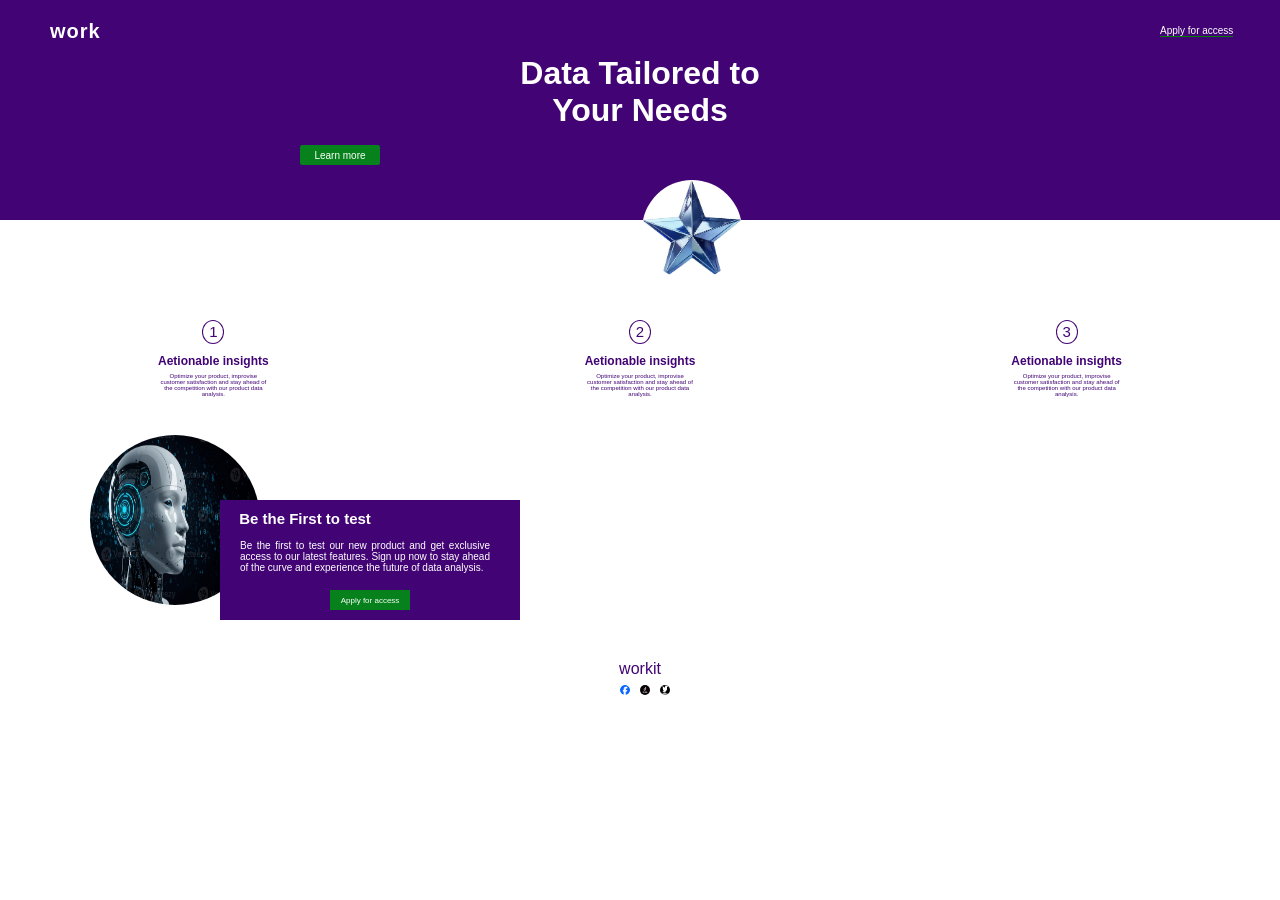
<file: index.html>
<!DOCTYPE html>
<html lang="en">
<head>
    <meta charset="UTF-8">
    <meta name="viewport" content="width=device-width, initial-scale=1.0">
    <link rel="stylesheet" href="stylos.css">
    <title>pagina de esscritorio</title>
</head>
<body>
    <div class="container1">
        <div class="caja1">
            <div class="subcaja1">
               
                <div class="parrafo1">
                    <p>work<span>it</span></p>
                </div>
                <div class="parrafo2">
                    <a href="Apply for access">Apply for access</a>
                </div>
            </div>
        <div class="caja2">
            <div class="titulo">
                <h1>Data Tailored to Your Needs</h1>
            </div>
            <button class="boton1">Learn more</button>
           
        </div>
        </div>
        <img class="img1" src="imagenes/estrella.jpg" alt="estrella">
        
        
        <div class="cajasmain2">
            <div class="subcaja2">
                <div>1</div>
                <h2>Aetionable insights</h2>
                <p>Optimize your product, improvise customer satisfaction and stay ahead of the competition with our product data analysis.</p>

            </div>
            <div class="subcaja2">
                 <div>2</div>
                <h2>Aetionable insights</h2>
                <p>Optimize your product, improvise customer satisfaction and stay ahead of the competition with our product data analysis.</p>
            </div>
            <div class="subcaja2">
                 <div>3</div>
                <h2>Aetionable insights</h2>
                <p>Optimize your product, improvise customer satisfaction and stay ahead of the competition with our product data analysis.</p>
                
            </div>
        </div>
    </div>
    <div class="bloque1">
        <div>
            <img class="img2" src="imagenes/robotPerfil.jpg" alt="imagen1">
        </div>  
        <div class="bloque1-texto">
            <h2>Be the First to test</h2>
            <p>Be the first to test our new product and get exclusive access to our latest features. Sign up now to stay ahead of the curve and experience the future of data analysis.</p>
            <button>Apply for access</button>
        </div>
    </div>
    <footer>
        <div class="footer-texto">
            <p>workit</p>
        </div>
        <div class="footer-imagenes">
            <img class="img3" src="imagenes/facebook.png" alt="imagen2">
            <img class="img3" src="imagenes/tiktok.jpg" alt="imagen3">
            <img class="img3" src="imagenes/tuiter.jpg" alt="imagen4">
        </div>
    </footer>
</body>
</html>
</file>
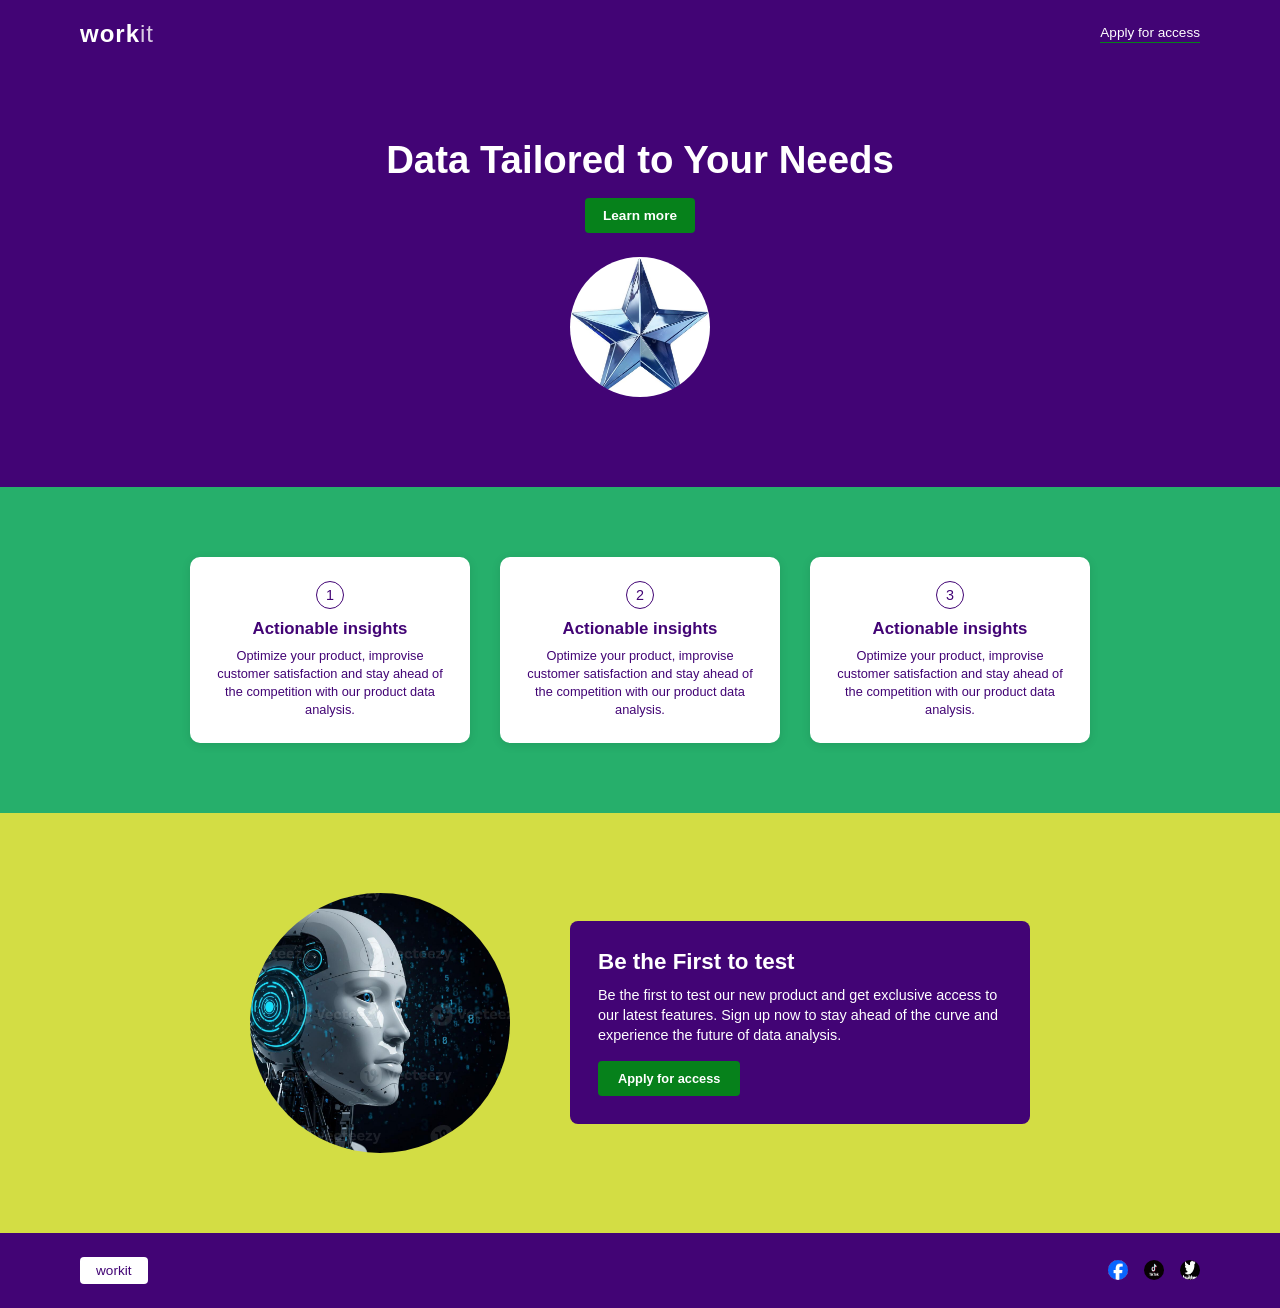
<file: Nueva carpeta (2)/index.html>
<!DOCTYPE html>
<html lang="es">
<head>
    <meta charset="UTF-8">
    <meta name="viewport" content="width=device-width, initial-scale=1.0">
    <link rel="stylesheet" href="stylos.css">
    <title>workit</title>
</head>
<body>

    <!-- Barra superior -->
    <header class="topbar">
        <p class="logo">work<span>it</span></p>
        <a class="apply-link" href="#access">Apply for access</a>
    </header>

    <!-- Hero -->
    <section class="hero">
        <div class="hero-content">
            <h1>Data Tailored to Your Needs</h1>
            <button class="btn btn-primary">Learn more</button>
        </div>
        <img class="hero-img" src="imagenes/estrella.jpg" alt="estrella">
    </section>

    <!-- Tarjetas de características -->
    <section class="features">
        <div class="feature-card">
            <div class="feature-number">1</div>
            <h2>Actionable insights</h2>
            <p>Optimize your product, improvise customer satisfaction and stay ahead of the competition with our product data analysis.</p>
        </div>

        <div class="feature-card">
            <div class="feature-number">2</div>
            <h2>Actionable insights</h2>
            <p>Optimize your product, improvise customer satisfaction and stay ahead of the competition with our product data analysis.</p>
        </div>

        <div class="feature-card">
            <div class="feature-number">3</div>
            <h2>Actionable insights</h2>
            <p>Optimize your product, improvise customer satisfaction and stay ahead of the competition with our product data analysis.</p>
        </div>
    </section>

    <!-- Bloque de llamada a la acción -->
    <section class="cta" id="access">
        <img class="cta-img" src="imagenes/robotPerfil.jpg" alt="robot">
        <div class="cta-text">
            <h2>Be the First to test</h2>
            <p>Be the first to test our new product and get exclusive access to our latest features. Sign up now to stay ahead of the curve and experience the future of data analysis.</p>
            <button class="btn btn-secondary">Apply for access</button>
        </div>
    </section>

    <!-- Footer -->
    <footer class="site-footer">
        <p class="footer-brand">workit</p>
        <div class="social-icons">
            <img src="imagenes/facebook.png" alt="facebook">
            <img src="imagenes/tiktok.jpg" alt="tiktok">
            <img src="imagenes/tuiter.jpg" alt="tuiter">
        </div>
    </footer>

</body>
</html>
</file>
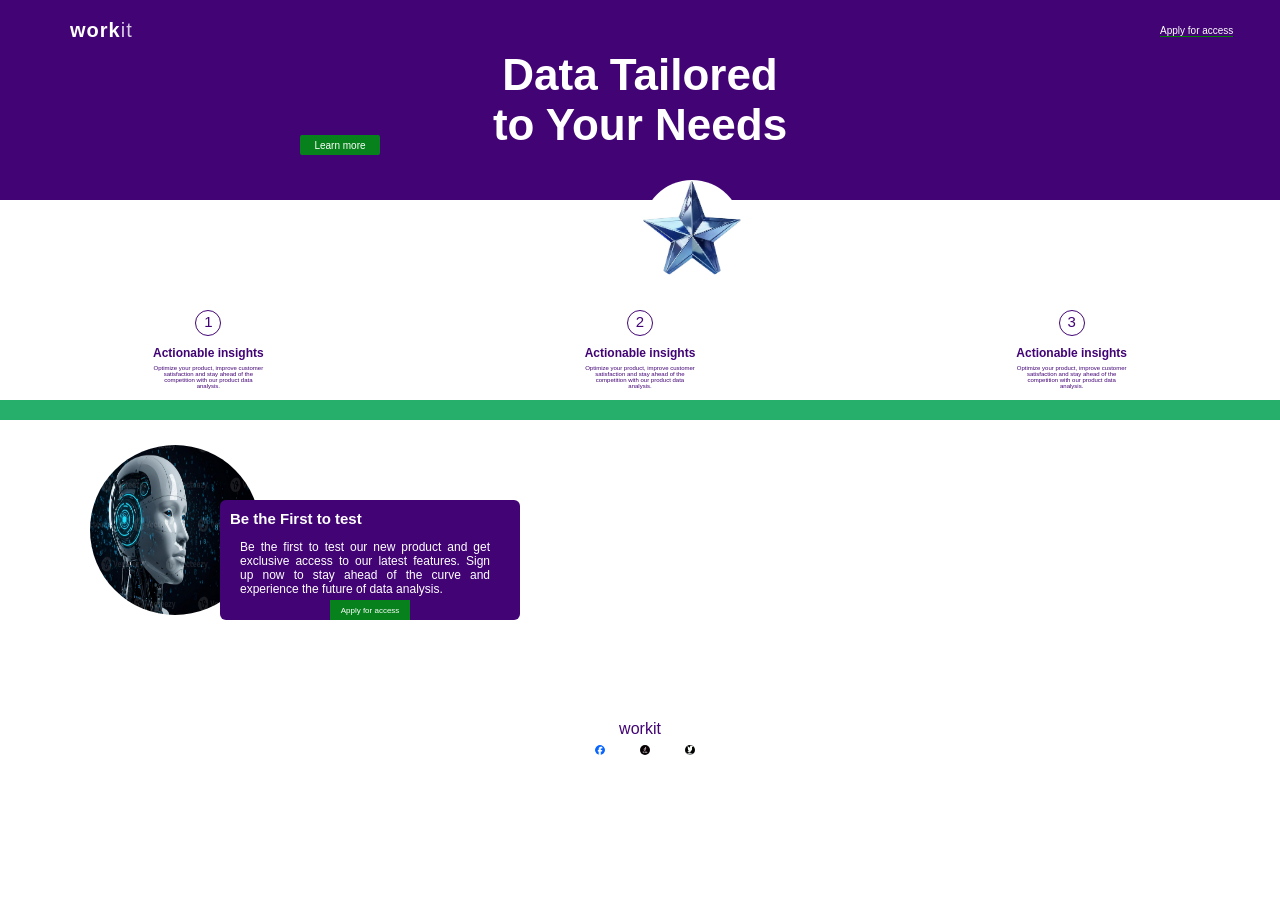
<file: responsi.html>
<!DOCTYPE html>
<html lang="en">
<head>
    <meta charset="UTF-8">
    <meta name="viewport" content="width=device-width, initial-scale=1.0">
    <link rel="stylesheet" href="responsi.css">
    <title>Workit - Responsive</title>
</head>
<body>
    <div class="container1">
        <div class="caja1">
            <div class="subcaja1">
                <div class="parrafo1">
                    <p>work<span>it</span></p>
                </div>
                <div class="parrafo2">
                    <a href="#">Apply for access</a>
                </div>
            </div>
            <div class="caja2">
                <div class="titulo">
                    <h1>Data Tailored to Your Needs</h1>
                </div>
                <button class="boton1">Learn more</button>
            </div>
        </div>
        
        <img class="img1" src="imagenes/estrella.jpg" alt="estrella">
        
        <div class="cajasmain2">
            <div class="subcaja2">
                <div>1</div>
                <h2>Actionable insights</h2>
                <p>Optimize your product, improve customer satisfaction and stay ahead of the competition with our product data analysis.</p>
            </div>
            <div class="subcaja2">
                 <div>2</div>
                <h2>Actionable insights</h2>
                <p>Optimize your product, improve customer satisfaction and stay ahead of the competition with our product data analysis.</p>
            </div>
            <div class="subcaja2">
                 <div>3</div>
                <h2>Actionable insights</h2>
                <p>Optimize your product, improve customer satisfaction and stay ahead of the competition with our product data analysis.</p>
            </div>
        </div>
    </div>

    <div class="bloque1">
        <div class="bloque1-img-wrap">
            <img class="img2" src="imagenes/robotPerfil.jpg" alt="imagen1">
        </div>  
        <div class="bloque1-texto">
            <h2>Be the First to test</h2>
            <p>Be the first to test our new product and get exclusive access to our latest features. Sign up now to stay ahead of the curve and experience the future of data analysis.</p>
            <button>Apply for access</button>
        </div>
    </div>

    <footer>
        <div class="footer-texto">
            <p>workit</p>
        </div>
        <div class="footer-imagenes">
            <img class="img3" src="imagenes/facebook.png" alt="Facebook">
            <img class="img3" src="imagenes/tiktok.jpg" alt="TikTok">
            <img class="img3" src="imagenes/tuiter.jpg" alt="Twitter">
        </div>
    </footer>
</body>
</html>
</file>
<file: stylos.css>
*{
    padding: 0px;
    margin: 0px;
}
body{
    background-color: white;
    font-family: Arial, Helvetica, sans-serif;
}
.img1{
    width: 100px;
    height: 100px;
}
.img2{
    width: 200px;
    height: 200px;
}
.container1{
    width: 100%;
    height: 420px;
    background-color: #26af6b;
}
.container2{
    width: 100%;
    height: 700px;
    background-color: #d3dd44;
}
.caja1{
    width: 100%;
    height: 200px;
    background-color: #420475;
    padding-top: 20px;
    border-botoom-left-radius: 20px;
    
}
.subcaja1{
    width: 100%;
    height: 20px;
    background-color: #420475;
    position: relative;
  
    
    
}
.parrafo1{
    color: white;
    font-size: 20px;
    width: 50px;
    padding-top: 0px;
    margin-left: 50px;
    letter-spacing: 1px;
    font-weight: 700 ;
}
.parrafo1 p span{
    font-weight: 100;
    color:  #420475;
}
.parrafo2{  
    
    font-size: 10px;
    float: right;
    background-color:transparent;
    width:100px;
    position: absolute;
    top: 5px;
    right: 20px;
    
  
}
.parrafo2 a{
    color: white;
    text-decoration: none;
    border-bottom: solid 1px green;
    
}
.caja2{
    width: 100%;
    height: 120px;
    background:  #420475;
    position: relative;

}
.titulo{
    width: 300px;
    height: 80px;
    background-color: #420475;
    text-align: center;
    margin: 15px auto;
    color: white;
    font-family:sans-serif;
    
}
.boton1{
    position: absolute;
    top: 90px;
    left: 300px;
    background-color: #06811b;
    color: white;
    border: none;
    width: 80px;
    height: 20px;
    font-size: 10px;
    border-radius: 2px;
}
.img1{
    width: 100px;
    height: 100px;
    position: absolute;
    top: 180px;
    right: 42%;
    border-radius: 50%;
}
.cajasmain2{
    width: 100%;
    height: 200px;
    background-color: white;
    display: flex;
    justify-content: space-around;
}
.subcaja2{
    width: 120px;
    height: 100px;
    background-color: white;
    font-size: 10px;
    border-radius: 10px;
    margin-top: 90px;
}
.subcaja2 p{
    color: #420475;
    font-size: 6px;
    text-align: center;
    margin: 5px;
}
.subcaja2 div:not([class]){
    width: 20px;
    height: 20px;
    color: #420475;
    border: solid 1px#420475;
    font-size: 15px;
    padding-top: 2px;
    text-align: center;
    border-radius: 50%;
    margin: 10px auto;
}
.subcaja2 h2{
    color: #420475;
    font-size: 12px;
    text-align: center;
}
.bloque1{
    width: 100%;
    height: 200px;
    background-color: white;    
    position: relative;
}
.img2{
    width: 170px;
    height: 170px;
    border-radius: 50%; 
    margin-top: 15px; 
    margin-left: 90px;
}
.bloque1-texto{
    width: 300px;
    height: 120px;
    background-color: #420475;
    color: white;
    font-size: 10px;
    text-align: center;
    position: absolute;
    top: 80px;
    left: 220px;
    
}
.bloque1-texto h2{
    width: 150px;
    height: 20px;
    background-color: #420475;
    color: white;
    margin-left: 10px;
    margin-top: 10px;
}
.bloque1-texto p{
    width: 250px;
    height: 50px;
    background-color: #420475;
    color: white;
    margin-left: 20px;
    margin-top: 10px;
    text-align: justify;
}
.bloque1-texto button{
    width: 80px;
    height: 20px;
    background-color: #06811b;
    color: white;
    border: none;
    font-size: 8px;
   
    
    
}
.footer{
    width: 100%;
    height: 50px;
    background-color: #420475;
    color: white;
    text-align: center;
    
}
.footer-texto{
    width: 100%;
    height: 20px;
    background-color: white;
    color: #420475;
    text-align: center;
    margin-top: 40px;
}
.footer-imagenes{
    width: 100%;
    height: 50px;
    background-color: white;
    color: white;
    display: flex;
    justify-content: center;
}
.img3{
    padding: 0px;
    width: 10px;
    height: 10px;
    margin-top: 5px;
    margin-left: 10px;
    border-radius: 50%;
}
</file>
<file: Nueva carpeta (2)/stylos.css>
:root{
    --morado: #420475;
    --verde: #26af6b;
    --amarillo: #d3dd44;
    --verde-boton: #06811b;
    --blanco: #ffffff;
}

*{
    padding: 0;
    margin: 0;
    box-sizing: border-box;
}

body{
    background-color: var(--blanco);
    font-family: Arial, Helvetica, sans-serif;
    color: #222;
}

img{
    max-width: 100%;
    display: block;
}

.btn{
    border: none;
    border-radius: 4px;
    color: white;
    cursor: pointer;
    font-weight: 600;
}
.btn-primary{
    background-color: var(--verde-boton);
    padding: 10px 18px;
    font-size: 0.85rem;
}
.btn-secondary{
    background-color: var(--verde-boton);
    padding: 10px 20px;
    font-size: 0.8rem;
}

/* ============================
   MOBILE FIRST (base)
   ============================ */

.topbar{
    background-color: var(--morado);
    color: white;
    display: flex;
    flex-direction: column;
    align-items: center;
    gap: 8px;
    padding: 16px 20px;
    text-align: center;
}
.logo{
    font-size: 1.1rem;
    font-weight: 700;
    letter-spacing: 1px;
}
.logo span{
    font-weight: 300;
    color: #ffffffcc;
}
.apply-link{
    color: white;
    text-decoration: none;
    font-size: 0.75rem;
    border-bottom: 1px solid var(--verde-boton);
    padding-bottom: 2px;
}

.hero{
    background-color: var(--morado);
    color: white;
    display: flex;
    flex-direction: column;
    align-items: center;
    text-align: center;
    padding: 30px 20px 50px 20px;
}
.hero-content h1{
    font-size: 1.4rem;
    max-width: 320px;
    margin: 0 auto 16px auto;
}
.hero-img{
    width: 90px;
    height: 90px;
    border-radius: 50%;
    object-fit: cover;
    margin-top: 24px;
}

.features{
    background-color: var(--verde);
    display: flex;
    flex-direction: column;
    align-items: center;
    gap: 20px;
    padding: 30px 20px;
}
.feature-card{
    background-color: white;
    width: 100%;
    max-width: 320px;
    border-radius: 10px;
    padding: 18px;
    text-align: center;
    box-shadow: 0 2px 10px rgba(0,0,0,0.1);
}
.feature-number{
    width: 28px;
    height: 28px;
    line-height: 26px;
    color: var(--morado);
    border: 1px solid var(--morado);
    border-radius: 50%;
    font-size: 0.9rem;
    margin: 0 auto 10px auto;
}
.feature-card h2{
    color: var(--morado);
    font-size: 0.95rem;
    margin-bottom: 8px;
}
.feature-card p{
    color: var(--morado);
    font-size: 0.75rem;
    line-height: 1.4;
}

.cta{
    background-color: var(--amarillo);
    display: flex;
    flex-direction: column;
    align-items: center;
    gap: 20px;
    padding: 30px 20px;
}
.cta-img{
    width: 150px;
    height: 150px;
    border-radius: 50%;
    object-fit: cover;
}
.cta-text{
    background-color: var(--morado);
    color: white;
    width: 100%;
    max-width: 340px;
    border-radius: 8px;
    padding: 18px;
    text-align: center;
}
.cta-text h2{
    font-size: 1.1rem;
    margin-bottom: 10px;
}
.cta-text p{
    font-size: 0.8rem;
    line-height: 1.4;
    margin-bottom: 16px;
}

.site-footer{
    background-color: var(--morado);
    color: white;
    padding: 20px;
    text-align: center;
}
.footer-brand{
    background-color: white;
    color: var(--morado);
    display: inline-block;
    padding: 6px 16px;
    border-radius: 4px;
    font-size: 0.85rem;
    margin-bottom: 14px;
}
.social-icons{
    display: flex;
    justify-content: center;
    gap: 16px;
}
.social-icons img{
    width: 20px;
    height: 20px;
    border-radius: 50%;
}


/* ============================
   TABLET (>= 768px)
   ============================ */
@media (min-width: 768px){

    .topbar{
        flex-direction: row;
        justify-content: space-between;
        padding: 18px 40px;
    }
    .logo{
        font-size: 1.3rem;
    }
    .apply-link{
        font-size: 0.85rem;
    }

    .hero{
        padding: 50px 40px 70px 40px;
    }
    .hero-content h1{
        font-size: 1.9rem;
        max-width: 480px;
    }
    .hero-img{
        width: 120px;
        height: 120px;
    }

    .features{
        flex-direction: row;
        justify-content: center;
        align-items: stretch;
        gap: 24px;
        padding: 50px 40px;
    }
    .feature-card{
        width: 30%;
        max-width: 240px;
    }

    .cta{
        flex-direction: row;
        justify-content: center;
        align-items: center;
        gap: 40px;
        padding: 50px 40px;
    }
    .cta-img{
        width: 200px;
        height: 200px;
        flex-shrink: 0;
    }
    .cta-text{
        text-align: left;
        max-width: 400px;
    }

    .site-footer{
        display: flex;
        justify-content: space-between;
        align-items: center;
        padding: 20px 40px;
    }
    .footer-brand{
        margin-bottom: 0;
    }
}


/* ============================
   ESCRITORIO (>= 1024px)
   ============================ */
@media (min-width: 1024px){

    .topbar{
        padding: 20px 80px;
    }
    .logo{
        font-size: 1.5rem;
    }

    .hero{
        padding: 70px 80px 90px 80px;
    }
    .hero-content h1{
        font-size: 2.4rem;
        max-width: 600px;
    }
    .hero-img{
        width: 140px;
        height: 140px;
    }

    .features{
        padding: 70px 80px;
        gap: 30px;
    }
    .feature-card{
        max-width: 280px;
        padding: 24px;
    }
    .feature-card h2{
        font-size: 1.05rem;
    }
    .feature-card p{
        font-size: 0.8rem;
    }

    .cta{
        padding: 80px;
        gap: 60px;
    }
    .cta-img{
        width: 260px;
        height: 260px;
    }
    .cta-text{
        max-width: 460px;
        padding: 28px;
    }
    .cta-text h2{
        font-size: 1.4rem;
    }
    .cta-text p{
        font-size: 0.9rem;
    }

    .site-footer{
        padding: 24px 80px;
    }
}
</file>
<file: responsi.css>
*{
    padding: 0px;
    margin: 0px;
    box-sizing: border-box;
}
body{
    background-color: white;
    font-family: Arial, Helvetica, sans-serif;
}

/* ============================
   MOBILE FIRST (base styles)
   ============================ */

.img1{
    width: 60px;
    height: 60px;
    border-radius: 50%;
    display: block;
    margin: 15px auto 0 auto;
    position: static;
}
.img2{
    width: 140px;
    height: 140px;
    border-radius: 50%;
    display: block;
    margin: 15px auto;
}

.container1{
    width: 100%;
    height: auto;
    background-color: #26af6b;
    padding-bottom: 20px;
}
.container2{
    width: 100%;
    height: auto;
    background-color: #d3dd44;
    padding: 20px 0;
}

.caja1{
    width: 100%;
    height: auto;
    background-color: #420475;
    padding-top: 20px;
}

.subcaja1{
    width: 100%;
    height: auto;
    background-color: #420475;
    position: relative;
    display: flex;
    flex-direction: column;
    align-items: center;
    padding-bottom: 10px;
}

.parrafo1{
    color: white;
    font-size: 18px;
    width: auto;
    padding-top: 0px;
    margin-left: 0;
    letter-spacing: 1px;
    font-weight: 700;
    text-align: center;
}
.parrafo1 p span{
    font-weight: 100;
    color: #ffffffcc;
}

.parrafo2{
    font-size: 11px;
    background-color: transparent;
    width: auto;
    position: static;
    margin-top: 8px;
}
.parrafo2 a{
    color: white;
    text-decoration: none;
    border-bottom: solid 1px green;
}

.caja2{
    width: 100%;
    height: auto;
    background: #420475;
    position: relative;
    display: flex;
    flex-direction: column;
    align-items: center;
    padding-bottom: 20px;
}

.titulo{
    width: 90%;
    max-width: 300px;
    height: auto;
    background-color: #420475;
    text-align: center;
    margin: 15px auto;
    color: white;
    font-family: sans-serif;
    font-size: 18px;
}

.boton1{
    position: static;
    background-color: #06811b;
    color: white;
    border: none;
    width: 100px;
    height: 26px;
    font-size: 11px;
    border-radius: 4px;
    margin-top: 5px;
}

.cajasmain2{
    width: 100%;
    height: auto;
    background-color: white;
    display: flex;
    flex-direction: column;
    align-items: center;
    gap: 15px;
    padding: 15px 0;
}

.subcaja2{
    width: 85%;
    max-width: 280px;
    height: auto;
    background-color: white;
    font-size: 12px;
    border-radius: 10px;
    margin-top: 0;
    box-shadow: 0 2px 8px rgba(0,0,0,0.08);
    padding: 10px 0;
}
.subcaja2 p{
    color: #420475;
    font-size: 11px;
    text-align: center;
    margin: 5px 10px;
}
.subcaja2 div:not([class]){
    width: 26px;
    height: 26px;
    color: #420475;
    border: solid 1px #420475;
    font-size: 15px;
    padding-top: 2px;
    text-align: center;
    border-radius: 50%;
    margin: 10px auto;
}
.subcaja2 h2{
    color: #420475;
    font-size: 14px;
    text-align: center;
}

.bloque1{
    width: 100%;
    height: auto;
    background-color: white;
    position: relative;
    display: flex;
    flex-direction: column;
    align-items: center;
    padding: 10px 0 20px 0;
}

.bloque1-texto{
    width: 90%;
    max-width: 320px;
    height: auto;
    background-color: #420475;
    color: white;
    font-size: 12px;
    text-align: center;
    position: static;
    margin: 10px auto;
    padding: 10px 0 15px 0;
    border-radius: 6px;
}
.bloque1-texto h2{
    width: 100%;
    height: auto;
    background-color: #420475;
    color: white;
    margin: 0 auto 10px auto;
    font-size: 15px;
}
.bloque1-texto p{
    width: 90%;
    height: auto;
    background-color: #420475;
    color: white;
    margin: 0 auto 10px auto;
    text-align: center;
}
.bloque1-texto button{
    width: 110px;
    height: 26px;
    background-color: #06811b;
    color: white;
    border: none;
    font-size: 10px;
    border-radius: 4px;
}

.footer{
    width: 100%;
    height: auto;
    background-color: #420475;
    color: white;
    text-align: center;
    padding: 10px 0;
}
.footer-texto{
    width: 100%;
    height: auto;
    background-color: white;
    color: #420475;
    text-align: center;
    margin-top: 10px;
    padding: 8px 0;
}
.footer-imagenes{
    width: 100%;
    height: auto;
    background-color: white;
    color: white;
    display: flex;
    justify-content: center;
    gap: 15px;
    padding: 10px 0;
}
.img3{
    padding: 0px;
    width: 18px;
    height: 18px;
    margin-top: 0;
    margin-left: 0;
    border-radius: 50%;
}


/* ============================
   TABLET (>= 768px)
   ============================ */
@media (min-width: 768px){

    .img1{
        width: 90px;
        height: 90px;
        margin-top: 0;
    }

    .subcaja1{
        flex-direction: row;
        justify-content: space-between;
        align-items: center;
        height: 60px;
        padding: 0 30px;
    }
    .parrafo1{
        font-size: 20px;
        text-align: left;
    }
    .parrafo2{
        margin-top: 0;
    }

    .caja1{
        height: auto;
        padding-top: 0;
    }

    .caja2{
        height: 200px;
        justify-content: center;
    }
    .titulo{
        font-size: 22px;
        max-width: 400px;
    }
    .boton1{
        width: 120px;
        height: 28px;
        font-size: 12px;
    }
    .img1{
        position: relative;
        top: -20px;
    }

    .cajasmain2{
        flex-direction: row;
        justify-content: space-around;
        align-items: flex-start;
        padding: 30px 20px;
    }
    .subcaja2{
        width: 30%;
        max-width: 220px;
    }
    .subcaja2 p{
        font-size: 10px;
    }

    .bloque1{
        flex-direction: row;
        justify-content: center;
        align-items: center;
        gap: 20px;
        min-height: 260px;
    }
    .img2{
        width: 180px;
        height: 180px;
        margin: 0;
    }
    .bloque1-texto{
        text-align: left;
        max-width: 340px;
    }
    .bloque1-texto h2,
    .bloque1-texto p{
        text-align: left;
    }

    .footer-imagenes{
        gap: 25px;
    }
    .img3{
        width: 22px;
        height: 22px;
    }
}


/* ============================
   ESCRITORIO / DESKTOP (>= 1024px)
   ============================ */
@media (min-width: 1024px){

    .container1{
        height: 420px;
    }
    .container2{
        height: 700px;
    }

    .caja1{
        height: 200px;
        padding-top: 20px;
    }
    .subcaja1{
        height: 20px;
        padding: 0 20px;
    }
    .parrafo1{
        font-size: 20px;
        width: 50px;
        margin-left: 50px;
    }
    .parrafo2{
        font-size: 10px;
        width: 100px;
        position: absolute;
        top: 5px;
        right: 20px;
    }

    .caja2{
        height: 120px;
    }
    .titulo{
        width: 300px;
        height: 80px;
        margin: 15px auto;
    }
    .boton1{
        position: absolute;
        top: 90px;
        left: 300px;
        width: 80px;
        height: 20px;
        font-size: 10px;
        border-radius: 2px;
    }
    .img1{
        width: 100px;
        height: 100px;
        position: absolute;
        top: 180px;
        right: 42%;
        margin: 0;
    }

    .cajasmain2{
        height: 200px;
        justify-content: space-around;
        padding: 0;
    }
    .subcaja2{
        width: 120px;
        height: 100px;
        margin-top: 90px;
        box-shadow: none;
        max-width: none;
    }
    .subcaja2 p{
        font-size: 6px;
        margin: 5px;
    }
    .subcaja2 h2{
        font-size: 12px;
    }

    .bloque1{
        height: 200px;
        display: block;
    }
    .img2{
        width: 170px;
        height: 170px;
        margin-top: 15px;
        margin-left: 90px;
    }
    .bloque1-texto{
        width: 300px;
        height: 120px;
        position: absolute;
        top: 80px;
        left: 220px;
        max-width: none;
        padding: 0;
        text-align: center;
        margin: 0;
    }
    .bloque1-texto h2{
        width: 150px;
        height: 20px;
        margin-left: 10px;
        margin-top: 10px;
        text-align: left;
    }
    .bloque1-texto p{
        width: 250px;
        height: 50px;
        margin-left: 20px;
        margin-top: 10px;
        text-align: justify;
    }
    .bloque1-texto button{
        width: 80px;
        height: 20px;
        font-size: 8px;
        border-radius: 0;
    }

    .footer{
        height: 50px;
    }
    .footer-texto{
        height: 20px;
        margin-top: 40px;
        padding: 0;
    }
    .footer-imagenes{
        height: 50px;
        padding: 0;
    }
    .img3{
        width: 10px;
        height: 10px;
        margin-top: 5px;
        margin-left: 10px;
    }
}
</file>
